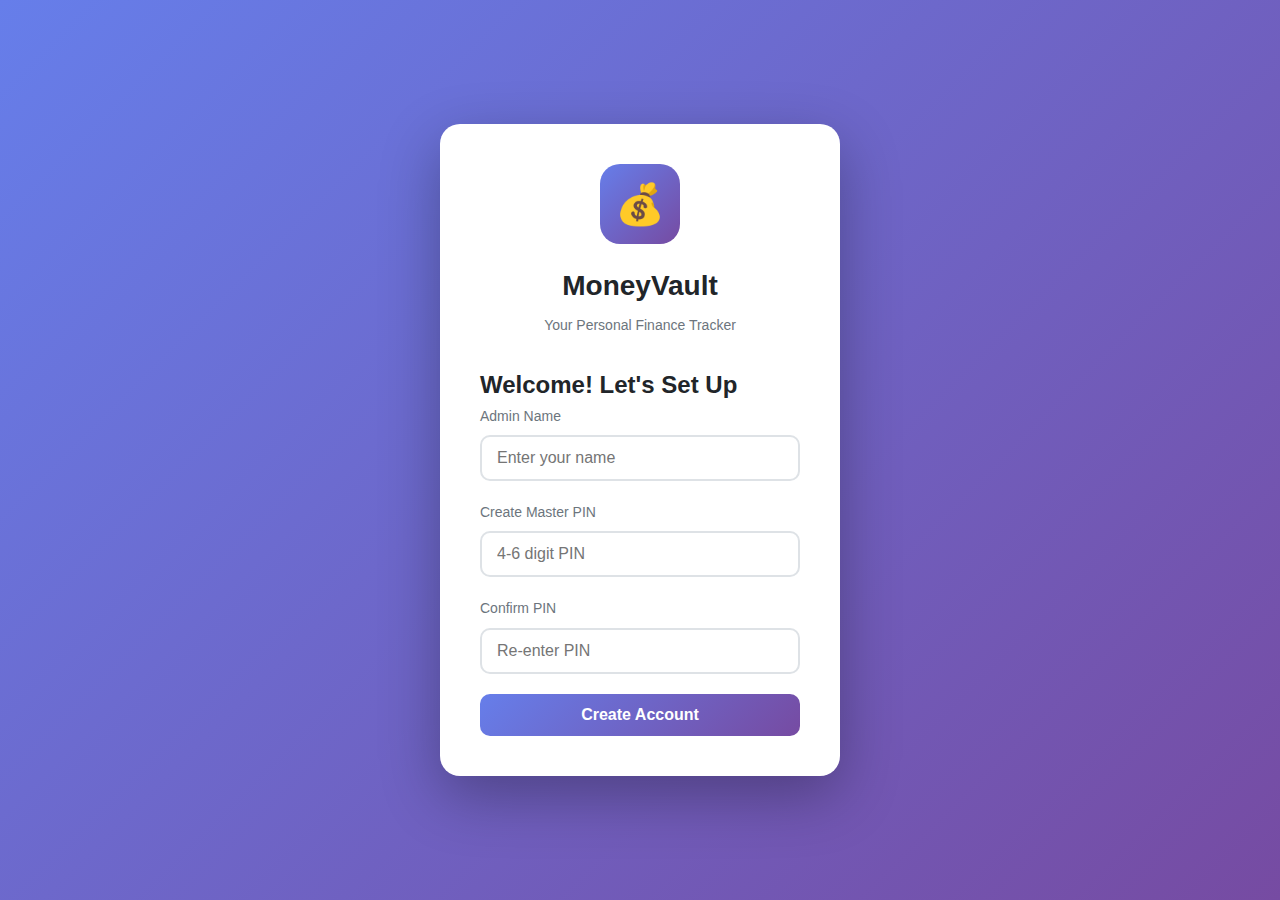
<file: index.html>
<!DOCTYPE html>
<html lang="en">
<head>
    <meta charset="UTF-8">
    <meta name="viewport" content="width=device-width, initial-scale=1.0, maximum-scale=1.0, user-scalable=no">
    <title>MoneyVault - Secure Login</title>
    <link rel="stylesheet" href="style.css">
</head>
<body>
    <div class="login-container">
        <div class="login-card animate-fadeIn">
            <div class="logo-section">
                <div class="logo-icon">
                    <span>💰</span>
                </div>
                <h1>MoneyVault</h1>
                <p class="tagline">Your Personal Finance Tracker</p>
            </div>

            <!-- First Time Setup -->
            <div id="setupSection" class="setup-section hidden">
                <h2>Welcome! Let's Set Up</h2>
                <div class="form-group">
                    <label>Admin Name</label>
                    <input type="text" id="adminName" placeholder="Enter your name">
                </div>
                <div class="form-group">
                    <label>Create Master PIN</label>
                    <input type="password" id="setupPin" placeholder="4-6 digit PIN" maxlength="6">
                </div>
                <div class="form-group">
                    <label>Confirm PIN</label>
                    <input type="password" id="confirmPin" placeholder="Re-enter PIN" maxlength="6">
                </div>
                <button class="btn btn-primary btn-block" onclick="setupAdmin()">
                    Create Account
                </button>
            </div>

            <!-- Login Section -->
            <div id="loginSection" class="login-section hidden">
                <h2>Enter Your PIN</h2>
                <div class="pin-input-container">
                    <input type="password" id="pinInput" class="pin-input" maxlength="6" placeholder="••••••">
                    <div class="pin-dots">
                        <span class="dot"></span>
                        <span class="dot"></span>
                        <span class="dot"></span>
                        <span class="dot"></span>
                        <span class="dot"></span>
                        <span class="dot"></span>
                    </div>
                </div>
                <div id="errorMsg" class="error-msg"></div>
                <button class="btn btn-primary btn-block" onclick="login()">
                    <span>🔓</span> Unlock
                </button>
            </div>
        </div>
    </div>

    <script src="auth.js"></script>
</body>
</html>
</file>
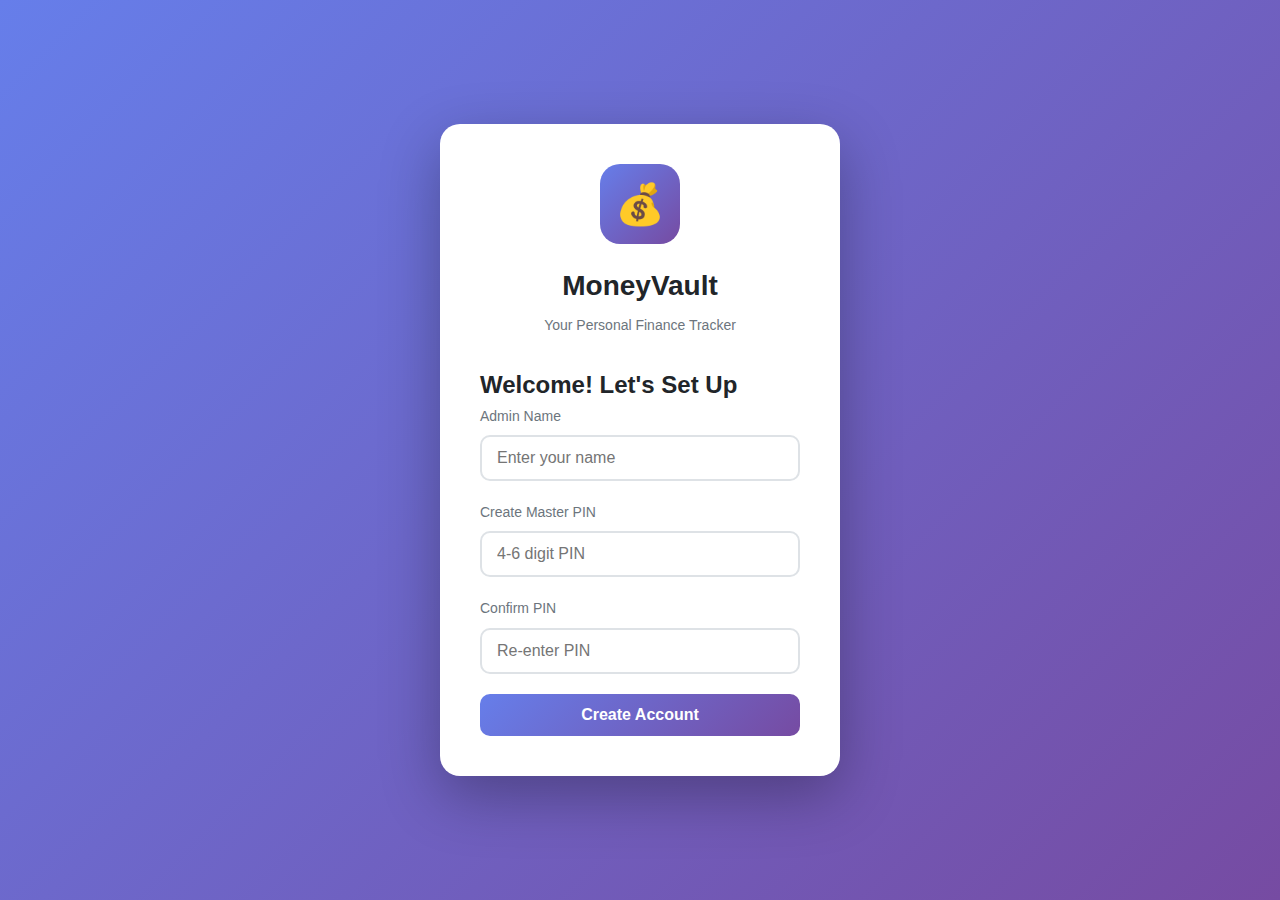
<file: debts.html>
<!DOCTYPE html>
<html lang="en">
<head>
    <meta charset="UTF-8">
    <meta name="viewport" content="width=device-width, initial-scale=1.0, maximum-scale=1.0, user-scalable=no">
    <title>MoneyVault - Debts</title>
    <link rel="stylesheet" href="style.css">
</head>
<body>
    <!-- Mobile Bottom Navigation -->
    <nav class="mobile-nav">
        <a href="dashboard.html" class="mobile-nav-item">
            <span class="icon">📊</span>
            <span>Dashboard</span>
        </a>
        <a href="debts.html" class="mobile-nav-item active">
            <span class="icon">💸</span>
            <span>Debts</span>
        </a>
        <a href="members.html" class="mobile-nav-item">
            <span class="icon">👥</span>
            <span>Members</span>
        </a>
        <a href="settings.html" class="mobile-nav-item">
            <span class="icon">⚙️</span>
            <span>Settings</span>
        </a>
    </nav>

    <div class="app-container">
        <!-- Desktop Sidebar -->
        <aside class="sidebar desktop-only">
            <div class="sidebar-header">
                <div class="logo-mini">💰</div>
                <h3>MoneyVault</h3>
            </div>
            <nav class="nav-menu">
                <a href="dashboard.html" class="nav-item">
                    <span class="icon">📊</span>
                    <span>Dashboard</span>
                </a>
                <a href="debts.html" class="nav-item active">
                    <span class="icon">💸</span>
                    <span>Debts</span>
                </a>
                <a href="members.html" class="nav-item">
                    <span class="icon">👥</span>
                    <span>Members</span>
                </a>
                <a href="settings.html" class="nav-item">
                    <span class="icon">⚙️</span>
                    <span>Settings</span>
                </a>
                <a href="#" class="nav-item" onclick="logout()">
                    <span class="icon">🚪</span>
                    <span>Logout</span>
                </a>
            </nav>
            <div class="user-info">
                <div class="user-avatar">👤</div>
                <div class="user-details">
                    <span class="user-name" id="currentUser">User</span>
                    <span class="user-role" id="userRole">Member</span>
                </div>
            </div>
        </aside>

        <!-- Main Content -->
        <main class="main-content mobile-content">
            <!-- Current Date and Day -->
            <div class="date-display">
                <div class="current-date">
                    <span class="date-icon">📅</span>
                    <span id="currentDateDisplay"></span>
                </div>
                <div class="current-day">
                    <span class="day-icon">🗓️</span>
                    <span id="currentDayDisplay"></span>
                </div>
            </div>

            <!-- Top Stats Cards -->
            <div class="stats-container">
                <div class="stat-card animate-slideIn">
                    <div class="stat-icon debt">💸</div>
                    <div class="stat-info">
                        <span class="stat-label">Total Owed</span>
                        <span class="stat-value" id="totalOwed">₹0</span>
                    </div>
                </div>
                <div class="stat-card animate-slideIn" style="animation-delay: 0.1s">
                    <div class="stat-icon lent">💰</div>
                    <div class="stat-info">
                        <span class="stat-label">Total Lent</span>
                        <span class="stat-value" id="totalLent">₹0</span>
                    </div>
                </div>
                <div class="stat-card animate-slideIn" style="animation-delay: 0.2s">
                    <div class="stat-icon balance">⚖️</div>
                    <div class="stat-info">
                        <span class="stat-label">Net Balance</span>
                        <span class="stat-value" id="netBalance">₹0</span>
                    </div>
                </div>
            </div>

            <!-- Quick Add Debt Section -->
            <div class="card animate-fadeIn">
                <div class="card-header">
                    <h2>💰 Quick Add Debt</h2>
                    <p class="card-subtitle">Track money you borrowed or lent</p>
                </div>
                <div class="card-body">
                    <!-- Debt Type Selection -->
                    <div class="debt-type-selector">
                        <button type="button" class="debt-type-btn active" onclick="selectDebtType('borrowed')">
                            <div class="debt-type-icon">⬇️</div>
                            <div class="debt-type-text">
                                <strong>I Borrowed</strong>
                                <small>Someone lent me money</small>
                            </div>
                        </button>
                        <button type="button" class="debt-type-btn" onclick="selectDebtType('lent')">
                            <div class="debt-type-icon">⬆️</div>
                            <div class="debt-type-text">
                                <strong>I Lent</strong>
                                <small>I gave money to someone</small>
                            </div>
                        </button>
                    </div>

                    <form id="debtForm" class="debt-form">
                        <div class="form-row">
                            <div class="form-group">
                                <label>Person's Name</label>
                                <input type="text" id="personName" placeholder="e.g., John, Mom, Friend" required>
                            </div>
                            <div class="form-group">
                                <label>Amount (₹)</label>
                                <input type="number" id="debtAmount" placeholder="5000" step="0.01" required>
                            </div>
                        </div>
                        <div class="form-row">
                            <div class="form-group">
                                <label>What for?</label>
                                <input type="text" id="debtDesc" placeholder="e.g., Lunch, Movie tickets, Emergency" required>
                            </div>
                            <div class="form-group">
                                <label>When to return?</label>
                                <input type="date" id="dueDate" required>
                            </div>
                        </div>
                        <button type="submit" class="btn btn-primary btn-full">
                            <span>➕</span> Add Debt Record
                        </button>
                    </form>
                </div>
            </div>

            <!-- Debt Summary Cards -->
            <div class="debt-summary-cards">
                <div class="summary-card borrowed">
                    <div class="summary-icon">⬇️</div>
                    <div class="summary-content">
                        <h3>₹<span id="borrowedTotal">0</span></h3>
                        <p>Money I Borrowed</p>
                        <small id="borrowedCount">0 debts</small>
                    </div>
                </div>
                <div class="summary-card lent">
                    <div class="summary-icon">⬆️</div>
                    <div class="summary-content">
                        <h3>₹<span id="lentTotal">0</span></h3>
                        <p>Money I Lent</p>
                        <small id="lentCount">0 debts</small>
                    </div>
                </div>
            </div>

            <!-- Recent Debts -->
            <div class="card animate-fadeIn">
                <div class="card-header">
                    <h2>📋 Recent Debts</h2>
                    <div class="filter-controls">
                        <select id="filterDebtType" onchange="filterDebts()">
                            <option value="all">All Debts</option>
                            <option value="borrowed">I Borrowed</option>
                            <option value="lent">I Lent</option>
                        </select>
                        <select id="filterDebtStatus" onchange="filterDebts()">
                            <option value="all">All Status</option>
                            <option value="pending">Pending</option>
                            <option value="paid">Paid</option>
                            <option value="overdue">Overdue</option>
                        </select>
                    </div>
                </div>
                <div class="card-body">
                    <div id="debtsList" class="debts-list">
                        <!-- Debts will be loaded here -->
                    </div>
                    <div id="noDebtMsg" class="no-data-msg">
                        <span>💰</span>
                        <p>No debt records yet. Add your first debt above!</p>
                    </div>
                </div>
            </div>
        </main>
    </div>

    <!-- Notification Bell -->
    <div class="notification-bell" onclick="toggleNotificationPanel()">
        <span class="bell-icon">🔔</span>
        <span class="notification-count" id="notificationCount"></span>
    </div>

    <!-- Notification Panel -->
    <div class="notification-panel" id="notificationPanel">
        <div class="notification-header">
            <span>Notifications</span>
            <button class="notification-close" onclick="closeNotificationPanel()">×</button>
        </div>
        <div class="notification-list" id="notificationList">
            <!-- Notifications will be loaded here -->
        </div>
    </div>

    <script src="auth.js"></script>
    <script src="debts.js"></script>
    <script>
        // Initialize debts page
        document.addEventListener('DOMContentLoaded', function() {
            checkAuth();
            initDebtsPage();
            loadDebts();
            updateDebtStats();
        });
    </script>
</body>
</html>
</file>
<file: style.css>
/* Global Styles */
:root {
    --primary-color: #4A90E2;
    --secondary-color: #6C757D;
    --success-color: #28A745;
    --danger-color: #DC3545;
    --warning-color: #FFC107;
    --light-bg: #F8F9FA;
    --white: #FFFFFF;
    --dark-text: #212529;
    --light-text: #6C757D;
    --border-color: #DEE2E6;
    --shadow: 0 2px 10px rgba(0,0,0,0.1);
    --transition: all 0.3s cubic-bezier(0.4, 0, 0.2, 1);
}

* {
    margin: 0;
    padding: 0;
    box-sizing: border-box;
}

body {
    font-family: -apple-system, BlinkMacSystemFont, 'Segoe UI', Roboto, Oxygen, Ubuntu, sans-serif;
    background: linear-gradient(135deg, #667eea 0%, #764ba2 100%);
    color: var(--dark-text);
    min-height: 100vh;
    line-height: 1.6;
}

/* Dark Mode */
body.dark-mode {
    --light-bg: #1A1A1A;
    --white: #2C2C2C;
    --dark-text: #E0E0E0;
    --light-text: #A0A0A0;
    --border-color: #404040;
    background: linear-gradient(135deg, #1e3c72 0%, #2a5298 100%);
}

/* Animations */
@keyframes fadeIn {
    from {
        opacity: 0;
        transform: translateY(20px);
    }
    to {
        opacity: 1;
        transform: translateY(0);
    }
}

@keyframes slideIn {
    from {
        opacity: 0;
        transform: translateX(-20px);
    }
    to {
        opacity: 1;
        transform: translateX(0);
    }
}

@keyframes pulse {
    0%, 100% { transform: scale(1); }
    50% { transform: scale(1.05); }
}

@keyframes shake {
    0%, 100% { transform: translateX(0); }
    25% { transform: translateX(-5px); }
    75% { transform: translateX(5px); }
}

@keyframes fadeOut {
    to {
        opacity: 0;
        transform: translateY(-20px);
    }
}

.animate-fadeIn { animation: fadeIn 0.5s ease; }
.animate-slideIn { animation: slideIn 0.5s ease; }
.animate-pulse { animation: pulse 2s infinite; }
.animate-shake { animation: shake 0.5s; }

/* Login Page Styles */
.login-container {
    display: flex;
    justify-content: center;
    align-items: center;
    min-height: 100vh;
    padding: 20px;
}

.login-card {
    background: var(--white);
    border-radius: 20px;
    padding: 40px;
    width: 100%;
    max-width: 400px;
    box-shadow: 0 20px 60px rgba(0,0,0,0.3);
}

.logo-section {
    text-align: center;
    margin-bottom: 30px;
}

.logo-icon {
    width: 80px;
    height: 80px;
    background: linear-gradient(135deg, #667eea 0%, #764ba2 100%);
    border-radius: 20px;
    display: inline-flex;
    align-items: center;
    justify-content: center;
    font-size: 40px;
    margin-bottom: 20px;
    animation: pulse 2s infinite;
}

.logo-section h1 {
    font-size: 28px;
    font-weight: 700;
    color: var(--dark-text);
    margin-bottom: 5px;
}

.tagline {
    color: var(--light-text);
    font-size: 14px;
}

.form-group {
    margin-bottom: 20px;
}

.form-group label {
    display: block;
    font-size: 14px;
    color: var(--light-text);
    margin-bottom: 8px;
    font-weight: 500;
}

.form-group input, .form-group select {
    width: 100%;
    padding: 12px 15px;
    border: 2px solid var(--border-color);
    border-radius: 10px;
    font-size: 16px;
    transition: var(--transition);
    background: var(--white);
}

.form-group input:focus, .form-group select:focus {
    outline: none;
    border-color: var(--primary-color);
    transform: translateY(-2px);
}

.pin-input-container {
    position: relative;
    margin: 30px 0;
}

.pin-input {
    text-align: center;
    font-size: 24px;
    letter-spacing: 10px;
    font-weight: bold;
}

.pin-dots {
    display: flex;
    justify-content: center;
    gap: 10px;
    margin-top: 20px;
}

.dot {
    width: 12px;
    height: 12px;
    border-radius: 50%;
    background: var(--border-color);
    transition: var(--transition);
}

.dot.filled {
    background: var(--primary-color);
    transform: scale(1.2);
}

/* Buttons */
.btn {
    padding: 12px 24px;
    border: none;
    border-radius: 10px;
    font-size: 16px;
    font-weight: 600;
    cursor: pointer;
    transition: var(--transition);
    display: inline-flex;
    align-items: center;
    gap: 8px;
}

.btn:hover {
    transform: translateY(-2px);
    box-shadow: 0 5px 15px rgba(0,0,0,0.2);
}

.btn-primary {
    background: linear-gradient(135deg, #667eea 0%, #764ba2 100%);
    color: white;
}

.btn-secondary {
    background: var(--secondary-color);
    color: white;
}

.btn-danger {
    background: var(--danger-color);
    color: white;
}

.btn-block {
    width: 100%;
    justify-content: center;
}

/* App Layout */
.app-container {
    display: flex;
    min-height: 100vh;
    background: var(--light-bg);
}

/* Sidebar */
.sidebar {
    width: 250px;
    background: var(--white);
    box-shadow: 2px 0 10px rgba(0,0,0,0.1);
    display: flex;
    flex-direction: column;
}

.sidebar-header {
    padding: 20px;
    display: flex;
    align-items: center;
    gap: 10px;
    border-bottom: 1px solid var(--border-color);
}

.logo-mini {
    width: 40px;
    height: 40px;
    background: linear-gradient(135deg, #667eea 0%, #764ba2 100%);
    border-radius: 10px;
    display: flex;
    align-items: center;
    justify-content: center;
    font-size: 20px;
}

.nav-menu {
    flex: 1;
    padding: 20px 0;
}

.nav-item {
    display: flex;
    align-items: center;
    gap: 12px;
    padding: 12px 20px;
    text-decoration: none;
    color: var(--dark-text);
    transition: var(--transition);
    position: relative;
}

.nav-item:hover {
    background: var(--light-bg);
}

.nav-item.active {
    background: linear-gradient(135deg, #667eea 0%, #764ba2 100%);
    color: white;
}

.nav-item.active::before {
    content: '';
    position: absolute;
    left: 0;
    top: 0;
    bottom: 0;
    width: 4px;
    background: white;
}

.user-info {
    padding: 20px;
    border-top: 1px solid var(--border-color);
    display: flex;
    align-items: center;
    gap: 12px;
}

.user-avatar {
    width: 40px;
    height: 40px;
    background: var(--light-bg);
    border-radius: 50%;
    display: flex;
    align-items: center;
    justify-content: center;
    font-size: 20px;
}

.user-details {
    display: flex;
    flex-direction: column;
}

.user-name {
    font-weight: 600;
    font-size: 14px;
}

.user-role {
    font-size: 12px;
    color: var(--light-text);
}

/* Main Content */
.main-content {
    flex: 1;
    padding: 30px;
    overflow-y: auto;
}

.page-header {
    margin-bottom: 30px;
}

.page-header h1 {
    font-size: 28px;
    margin-bottom: 5px;
}

.page-header p {
    color: var(--light-text);
}

/* Date Display */
.date-display {
    display: flex;
    justify-content: space-between;
    align-items: center;
    background: var(--white);
    border-radius: 15px;
    padding: 20px;
    margin-bottom: 30px;
    box-shadow: var(--shadow);
    flex-wrap: wrap;
    gap: 15px;
}

.current-date, .current-day {
    display: flex;
    align-items: center;
    gap: 10px;
    font-size: 16px;
    font-weight: 600;
}

.date-icon, .day-icon {
    font-size: 24px;
}

#currentDateDisplay {
    color: var(--primary-color);
}

#currentDayDisplay {
    color: var(--secondary-color);
}

/* Stats Cards */
.stats-container {
    display: grid;
    grid-template-columns: repeat(auto-fit, minmax(250px, 1fr));
    gap: 20px;
    margin-bottom: 30px;
}

.stat-card {
    background: var(--white);
    border-radius: 15px;
    padding: 25px;
    display: flex;
    align-items: center;
    gap: 20px;
    box-shadow: var(--shadow);
    transition: var(--transition);
}

.stat-card:hover {
    transform: translateY(-5px);
    box-shadow: 0 10px 30px rgba(0,0,0,0.15);
}

.stat-icon {
    width: 60px;
    height: 60px;
    border-radius: 15px;
    display: flex;
    align-items: center;
    justify-content: center;
    font-size: 30px;
}

.stat-icon.income {
    background: linear-gradient(135deg, #00d2ff 0%, #3a47d5 100%);
}

.stat-icon.expense {
    background: linear-gradient(135deg, #f093fb 0%, #f5576c 100%);
}

.stat-icon.balance {
    background: linear-gradient(135deg, #4facfe 0%, #00f2fe 100%);
}

.stat-info {
    display: flex;
    flex-direction: column;
}

.stat-label {
    font-size: 14px;
    color: var(--light-text);
    margin-bottom: 5px;
}

.stat-value {
    font-size: 24px;
    font-weight: 700;
    color: var(--dark-text);
}

/* Cards */
.card {
    background: var(--white);
    border-radius: 15px;
    box-shadow: var(--shadow);
    margin-bottom: 30px;
    overflow: hidden;
}

.card-header {
    padding: 20px;
    border-bottom: 1px solid var(--border-color);
    display: flex;
    justify-content: space-between;
    align-items: center;
}

.card-header h2 {
    font-size: 20px;
    font-weight: 600;
}

.card-body {
    padding: 20px;
}

/* Forms */
.form-row {
    display: grid;
    grid-template-columns: repeat(auto-fit, minmax(200px, 1fr));
    gap: 20px;
    margin-bottom: 20px;
}

.transaction-form, .member-form {
    display: flex;
    flex-direction: column;
    gap: 20px;
}

/* Table */
.table-responsive {
    overflow-x: auto;
}

.data-table {
    width: 100%;
    border-collapse: collapse;
}

.data-table th, .data-table td {
    padding: 12px;
    text-align: left;
    border-bottom: 1px solid var(--border-color);
}

.data-table th {
    font-weight: 600;
    color: var(--light-text);
    font-size: 14px;
    text-transform: uppercase;
}

.data-table tbody tr {
    transition: var(--transition);
}

.data-table tbody tr:hover {
    background: var(--light-bg);
}

/* Filter Controls */
.filter-controls {
    display: flex;
    gap: 10px;
    align-items: center;
}

.filter-controls select {
    padding: 8px 12px;
    border: 1px solid var(--border-color);
    border-radius: 8px;
    background: var(--white);
    cursor: pointer;
}

/* Members Grid */
.members-grid {
    display: grid;
    grid-template-columns: repeat(auto-fill, minmax(250px, 1fr));
    gap: 20px;
}

.member-card {
    background: var(--light-bg);
    border-radius: 12px;
    padding: 20px;
    text-align: center;
    transition: var(--transition);
}

.member-card:hover {
    transform: translateY(-5px);
    box-shadow: var(--shadow);
}

.member-avatar {
    width: 80px;
    height: 80px;
    background: linear-gradient(135deg, #667eea 0%, #764ba2 100%);
    border-radius: 50%;
    display: inline-flex;
    align-items: center;
    justify-content: center;
    font-size: 36px;
    margin-bottom: 15px;
}

.member-name {
    font-size: 18px;
    font-weight: 600;
    margin-bottom: 5px;
}

.member-role {
    display: inline-block;
    padding: 4px 12px;
    background: var(--primary-color);
    color: white;
    border-radius: 20px;
    font-size: 12px;
    margin-bottom: 15px;
}

.member-actions {
    display: flex;
    gap: 10px;
    justify-content: center;
}

/* Settings */
.settings-item {
    display: flex;
    justify-content: space-between;
    align-items: center;
    padding: 20px;
    border-bottom: 1px solid var(--border-color);
}

.settings-item:last-child {
    border-bottom: none;
}

.setting-info h3 {
    font-size: 16px;
    margin-bottom: 5px;
}

.setting-info p {
    font-size: 14px;
    color: var(--light-text);
}

.danger-zone {
    background: #FFF5F5;
    border-left: 4px solid var(--danger-color);
}

.text-danger {
    color: var(--danger-color);
}

/* Switch Toggle */
.switch {
    position: relative;
    width: 60px;
    height: 30px;
}

.switch input {
    opacity: 0;
    width: 0;
    height: 0;
}

.slider {
    position: absolute;
    cursor: pointer;
    top: 0;
    left: 0;
    right: 0;
    bottom: 0;
    background-color: var(--border-color);
    transition: var(--transition);
    border-radius: 30px;
}

.slider:before {
    position: absolute;
    content: "";
    height: 22px;
    width: 22px;
    left: 4px;
    bottom: 4px;
    background-color: white;
    transition: var(--transition);
    border-radius: 50%;
}

input:checked + .slider {
    background: linear-gradient(135deg, #667eea 0%, #764ba2 100%);
}

input:checked + .slider:before {
    transform: translateX(30px);
}

/* Modal */
.modal {
    display: none;
    position: fixed;
    top: 0;
    left: 0;
    width: 100%;
    height: 100%;
    background: rgba(0,0,0,0.5);
    z-index: 1000;
    animation: fadeIn 0.3s;
}

.modal.show {
    display: flex;
    justify-content: center;
    align-items: center;
}

.modal-content {
    background: var(--white);
    border-radius: 15px;
    width: 90%;
    max-width: 500px;
    box-shadow: 0 20px 60px rgba(0,0,0,0.3);
    animation: slideIn 0.3s;
}

.modal-header {
    padding: 20px;
    border-bottom: 1px solid var(--border-color);
    display: flex;
    justify-content: space-between;
    align-items: center;
}

.modal-header h3 {
    font-size: 20px;
}

.close-btn {
    background: none;
    border: none;
    font-size: 24px;
    cursor: pointer;
    color: var(--light-text);
    transition: var(--transition);
}

.close-btn:hover {
    color: var(--dark-text);
}

.modal-body {
    padding: 20px;
}

.modal-footer {
    padding: 20px;
    border-top: 1px solid var(--border-color);
    display: flex;
    justify-content: flex-end;
    gap: 10px;
}

/* Notification Bell Icon */
.notification-bell {
    position: fixed;
    top: 20px;
    right: 20px;
    width: 50px;
    height: 50px;
    background: var(--white);
    border-radius: 50%;
    display: flex;
    align-items: center;
    justify-content: center;
    box-shadow: var(--shadow);
    cursor: pointer;
    transition: var(--transition);
    z-index: 1001;
    border: 2px solid var(--primary-color);
}

.notification-bell:hover {
    transform: scale(1.1);
    box-shadow: 0 8px 25px rgba(0,0,0,0.2);
}

.notification-bell .bell-icon {
    font-size: 24px;
    color: var(--primary-color);
}

.notification-count {
    position: absolute;
    top: -5px;
    right: -5px;
    background: var(--danger-color);
    color: white;
    border-radius: 50%;
    width: 20px;
    height: 20px;
    display: flex;
    align-items: center;
    justify-content: center;
    font-size: 12px;
    font-weight: 600;
    display: none;
}

.notification-count.show {
    display: flex;
}

/* Notification Panel */
.notification-panel {
    position: fixed;
    top: 80px;
    right: 20px;
    width: 320px;
    max-height: 400px;
    background: var(--white);
    border-radius: 12px;
    box-shadow: 0 10px 40px rgba(0,0,0,0.2);
    z-index: 1002;
    display: none;
    overflow: hidden;
}

.notification-panel.show {
    display: block;
}

.notification-header {
    padding: 15px 20px;
    border-bottom: 1px solid var(--border-color);
    font-weight: 600;
    color: var(--dark-text);
    display: flex;
    justify-content: space-between;
    align-items: center;
}

.notification-list {
    max-height: 320px;
    overflow-y: auto;
}

.notification-item {
    padding: 15px 20px;
    border-bottom: 1px solid var(--border-color);
    transition: var(--transition);
    cursor: pointer;
}

.notification-item:hover {
    background: var(--light-bg);
}

.notification-item:last-child {
    border-bottom: none;
}

.notification-item.unread {
    background: rgba(74, 144, 226, 0.05);
    border-left: 3px solid var(--primary-color);
}

.notification-time {
    font-size: 12px;
    color: var(--light-text);
    margin-top: 5px;
}

.notification-close {
    background: none;
    border: none;
    font-size: 20px;
    cursor: pointer;
    color: var(--light-text);
    padding: 0;
    width: 24px;
    height: 24px;
    display: flex;
    align-items: center;
    justify-content: center;
}

.notification-close:hover {
    color: var(--dark-text);
}

/* Mobile adjustments for notifications */
@media (max-width: 768px) {
    .notification-bell {
        top: 15px;
        right: 15px;
        width: 45px;
        height: 45px;
    }

    .notification-bell .bell-icon {
        font-size: 20px;
    }

    .notification-panel {
        right: 15px;
        width: calc(100vw - 30px);
        max-width: 350px;
        top: 70px;
    }

    .notification-item {
        padding: 12px 15px;
    }
}

/* No Data Message */
.no-data-msg {
    text-align: center;
    padding: 60px 20px;
    color: var(--light-text);
}

.no-data-msg span {
    font-size: 48px;
    display: block;
    margin-bottom: 20px;
    opacity: 0.5;
}

/* Error Message */
.error-msg {
    color: var(--danger-color);
    font-size: 14px;
    margin-top: 10px;
    text-align: center;
    min-height: 20px;
}

/* Hidden */
.hidden {
    display: none !important;
}

/* Mobile Bottom Navigation */
.mobile-nav {
    display: none;
    position: fixed;
    bottom: 0;
    left: 0;
    right: 0;
    background: var(--white);
    border-top: 1px solid var(--border-color);
    box-shadow: 0 -2px 10px rgba(0,0,0,0.1);
    z-index: 1000;
    padding: 8px 0;
}

.mobile-nav-item {
    display: flex;
    flex-direction: column;
    align-items: center;
    justify-content: center;
    padding: 8px 12px;
    text-decoration: none;
    color: var(--dark-text);
    font-size: 12px;
    transition: var(--transition);
    min-width: 60px;
    position: relative;
}

.mobile-nav-item .icon {
    font-size: 20px;
    margin-bottom: 2px;
}

.mobile-nav-item.active {
    color: var(--primary-color);
    background: rgba(74, 144, 226, 0.1);
    border-radius: 8px;
    margin: 0 4px;
}

.mobile-nav-item.active::after {
    content: '';
    position: absolute;
    top: -8px;
    left: 50%;
    transform: translateX(-50%);
    width: 30px;
    height: 3px;
    background: var(--primary-color);
    border-radius: 2px;
}

.desktop-only {
    display: block;
}

/* Mobile-First Responsive Design */
@media (max-width: 768px) {
    .desktop-only {
        display: none !important;
    }

    .mobile-nav {
        display: flex;
        justify-content: space-around;
    }

    .app-container {
        padding-bottom: 80px; /* Space for bottom nav */
    }

    .mobile-content {
        padding: 15px 15px 30px 15px;
    }

    body {
        font-size: 14px;
    }

    .login-container {
        padding: 10px;
    }

    .login-card {
        padding: 30px 20px;
        max-width: 100%;
    }

    .page-header {
        text-align: center;
        margin-bottom: 20px;
    }

    .page-header h1 {
        font-size: 24px;
    }

    .date-display {
        flex-direction: column;
        gap: 10px;
        text-align: center;
        margin-bottom: 20px;
    }

    .stats-container {
        grid-template-columns: repeat(2, 1fr);
        gap: 15px;
    }

    .stat-card {
        padding: 20px 15px;
        text-align: center;
    }

    .stat-icon {
        width: 50px;
        height: 50px;
        font-size: 25px;
        margin: 0 auto 10px;
    }

    .stat-info {
        text-align: center;
    }

    .stat-value {
        font-size: 20px;
        display: block;
        margin-top: 5px;
    }

    .form-row {
        grid-template-columns: 1fr;
        gap: 15px;
    }

    .btn {
        width: 100%;
        padding: 14px;
        font-size: 16px;
        margin-top: 10px;
    }

    .card {
        margin-bottom: 20px;
        border-radius: 12px;
    }

    .card-header {
        padding: 15px;
        text-align: center;
    }

    .card-header h2 {
        font-size: 18px;
    }

    .card-body {
        padding: 15px;
    }

    .filter-controls {
        flex-direction: column;
        gap: 10px;
    }

    .filter-controls select {
        width: 100%;
        padding: 12px;
    }

    .data-table {
        font-size: 12px;
    }

    .data-table th,
    .data-table td {
        padding: 10px 6px;
        text-align: left;
    }

    .data-table th {
        font-size: 11px;
        font-weight: 600;
        text-transform: uppercase;
        letter-spacing: 0.5px;
    }

    .members-grid {
        grid-template-columns: 1fr;
        gap: 15px;
    }

    .member-card {
        padding: 20px;
        border-radius: 12px;
    }

    .modal-content {
        width: 95%;
        margin: 20px;
        max-height: 80vh;
        overflow-y: auto;
        border-radius: 12px;
    }

    .settings-item {
        flex-direction: column;
        align-items: flex-start;
        gap: 10px;
        padding: 15px;
    }

    .settings-item .setting-info {
        width: 100%;
    }

    .switch {
        align-self: flex-end;
    }

    .notification {
        left: 10px;
        right: 10px;
        width: auto;
        bottom: 90px;
    }
}

@media (max-width: 480px) {
    .mobile-nav-item {
        padding: 6px 8px;
        font-size: 11px;
    }

    .mobile-nav-item .icon {
        font-size: 18px;
    }

    .stats-container {
        grid-template-columns: 1fr;
    }

    .mobile-content {
        padding: 10px 10px 25px 10px;
    }

    .card-body {
        padding: 12px;
    }

    .table-responsive {
        font-size: 11px;
    }

    .data-table th,
    .data-table td {
        padding: 8px 4px;
    }
}

/* Print Styles */
@media print {
    .sidebar, .nav-menu, .btn, .filter-controls {
        display: none;
    }

    .main-content {
        padding: 0;
    }

    .card {
        box-shadow: none;
        border: 1px solid #ddd;
    }
}

/* Loading Spinner */
.spinner {
    width: 40px;
    height: 40px;
    border: 4px solid var(--border-color);
    border-top: 4px solid var(--primary-color);
    border-radius: 50%;
    animation: spin 1s linear infinite;
    margin: 20px auto;
}

@keyframes spin {
    0% { transform: rotate(0deg); }
    100% { transform: rotate(360deg); }
}

/* Debt-specific styles */
.debt-type-selector {
    display: flex;
    gap: 15px;
    margin-bottom: 20px;
}

.debt-type-btn {
    flex: 1;
    display: flex;
    align-items: center;
    gap: 12px;
    padding: 15px;
    border: 2px solid #e0e0e0;
    border-radius: 12px;
    background: white;
    cursor: pointer;
    transition: all 0.3s ease;
    text-align: left;
}

.debt-type-btn:hover {
    border-color: var(--primary-color);
    transform: translateY(-2px);
    box-shadow: 0 4px 12px rgba(0,0,0,0.1);
}

.debt-type-btn.active {
    border-color: var(--primary-color);
    background: rgba(74, 144, 226, 0.05);
    box-shadow: 0 4px 12px rgba(74, 144, 226, 0.2);
}

.debt-type-icon {
    font-size: 24px;
}

.debt-type-text h4 {
    margin: 0;
    font-size: 16px;
    font-weight: 600;
    color: var(--dark-text);
}

.debt-type-text small {
    color: var(--light-text);
    font-size: 12px;
}

.btn-full {
    width: 100%;
    padding: 14px;
    font-size: 16px;
}

/* Debt Summary Cards */
.debt-summary-cards {
    display: grid;
    grid-template-columns: repeat(auto-fit, minmax(150px, 1fr));
    gap: 15px;
    margin-bottom: 25px;
}

.summary-card {
    background: white;
    border-radius: 12px;
    padding: 20px;
    text-align: center;
    box-shadow: var(--shadow);
    border-left: 4px solid;
}

.summary-card.borrowed {
    border-left-color: #FF6B6B;
}

.summary-card.lent {
    border-left-color: #4CAF50;
}

.summary-card h3 {
    font-size: 24px;
    font-weight: 700;
    margin: 0;
    color: var(--dark-text);
}

.summary-card p {
    margin: 5px 0 0 0;
    color: var(--light-text);
    font-size: 14px;
}

.summary-card small {
    display: block;
    margin-top: 5px;
    color: var(--light-text);
    font-size: 12px;
}

/* Debt Items */
.debts-list {
    display: flex;
    flex-direction: column;
    gap: 15px;
}

.debt-item {
    background: white;
    border-radius: 12px;
    padding: 20px;
    box-shadow: var(--shadow);
    border-left: 4px solid #e0e0e0;
    transition: all 0.3s ease;
}

.debt-item:hover {
    transform: translateY(-2px);
    box-shadow: 0 8px 25px rgba(0,0,0,0.15);
}

.debt-item.pending {
    border-left-color: #FFC107;
}

.debt-item.paid {
    border-left-color: #28A745;
    opacity: 0.8;
}

.debt-item.overdue {
    border-left-color: #DC3545;
    background: linear-gradient(135deg, #FFF5F5 0%, #FFFFFF 100%);
}

.debt-header {
    display: flex;
    justify-content: space-between;
    align-items: flex-start;
    margin-bottom: 15px;
}

.debt-person {
    display: flex;
    align-items: center;
    gap: 12px;
}

.person-avatar {
    width: 50px;
    height: 50px;
    border-radius: 50%;
    background: linear-gradient(135deg, #667eea 0%, #764ba2 100%);
    display: flex;
    align-items: center;
    justify-content: center;
    color: white;
    font-weight: 600;
    font-size: 18px;
}

.person-info h4 {
    margin: 0;
    font-size: 16px;
    font-weight: 600;
    color: var(--dark-text);
}

.person-info small {
    color: var(--light-text);
    font-size: 12px;
}

.debt-amount {
    text-align: right;
}

.debt-amount .amount {
    font-size: 20px;
    font-weight: 700;
    display: block;
}

.amount.borrowed {
    color: #E65100;
}

.amount.lent {
    color: #2E7D32;
}

.debt-type-badge {
    display: inline-block;
    padding: 4px 8px;
    border-radius: 12px;
    font-size: 11px;
    font-weight: 600;
    margin-top: 5px;
}

.debt-type-badge.borrowed {
    background: #FFF3E0;
    color: #E65100;
}

.debt-type-badge.lent {
    background: #E8F5E8;
    color: #2E7D32;
}

.debt-details {
    display: flex;
    justify-content: space-between;
    align-items: center;
    margin-bottom: 15px;
    padding-top: 15px;
    border-top: 1px solid #f0f0f0;
}

.debt-date, .debt-status {
    font-size: 14px;
}

.status-badge {
    padding: 4px 8px;
    border-radius: 12px;
    font-size: 12px;
    font-weight: 600;
}

.status-badge.pending {
    background: #FFF3E0;
    color: #EF6C00;
}

.status-badge.paid {
    background: #E8F5E8;
    color: #2E7D32;
}

.status-badge.overdue {
    background: #FFEBEE;
    color: #C62828;
}

.debt-actions {
    display: flex;
    gap: 10px;
    justify-content: flex-end;
}

.btn-sm {
    padding: 8px 12px;
    font-size: 12px;
    border-radius: 6px;
}

.btn-success {
    background: #28A745;
    color: white;
}

.btn-danger {
    background: #DC3545;
    color: white;
}

/* Transaction Details Modal */
.modal-overlay {
    position: fixed;
    top: 0;
    left: 0;
    width: 100%;
    height: 100%;
    background: rgba(0,0,0,0.5);
    display: flex;
    justify-content: center;
    align-items: center;
    z-index: 3000;
    animation: fadeIn 0.3s;
}

.transaction-modal {
    background: var(--white);
    border-radius: 15px;
    width: 90%;
    max-width: 500px;
    max-height: 80vh;
    overflow-y: auto;
    box-shadow: 0 20px 60px rgba(0,0,0,0.3);
    animation: slideIn 0.3s;
}

.transaction-modal .modal-header {
    padding: 20px;
    border-bottom: 1px solid var(--border-color);
    display: flex;
    justify-content: space-between;
    align-items: center;
}

.transaction-modal .modal-header h3 {
    margin: 0;
    font-size: 20px;
    color: var(--dark-text);
}

.transaction-modal .modal-body {
    padding: 20px;
}

.detail-row {
    display: flex;
    justify-content: space-between;
    align-items: center;
    padding: 12px 0;
    border-bottom: 1px solid var(--border-color);
}

.detail-row:last-child {
    border-bottom: none;
}

.detail-label {
    font-weight: 600;
    color: var(--dark-text);
    min-width: 120px;
}

.detail-value {
    text-align: right;
    color: var(--light-text);
}

.detail-value .badge {
    font-size: 12px;
}

.transaction-modal .modal-footer {
    padding: 20px;
    border-top: 1px solid var(--border-color);
    display: flex;
    justify-content: flex-end;
    gap: 10px;
}

/* Mobile responsive for debts */
@media (max-width: 768px) {
    .debt-summary-cards {
        grid-template-columns: 1fr;
        gap: 12px;
    }

    .summary-card {
        padding: 15px;
    }

    .debt-type-selector {
        flex-direction: column;
        gap: 12px;
    }

    .debt-type-btn {
        padding: 12px;
    }

    .debt-header {
        flex-direction: column;
        gap: 12px;
        align-items: flex-start;
    }

    .debt-amount {
        text-align: left;
        width: 100%;
    }

    .debt-details {
        flex-direction: column;
        gap: 8px;
        align-items: flex-start;
    }

    .debt-actions {
        justify-content: stretch;
    }

    .debt-actions .btn {
        flex: 1;
    }

    .transaction-modal {
        width: 95%;
        margin: 20px;
    }

    .detail-row {
        flex-direction: column;
        align-items: flex-start;
        gap: 5px;
    }

    .detail-value {
        text-align: left;
    }
}
</file>
